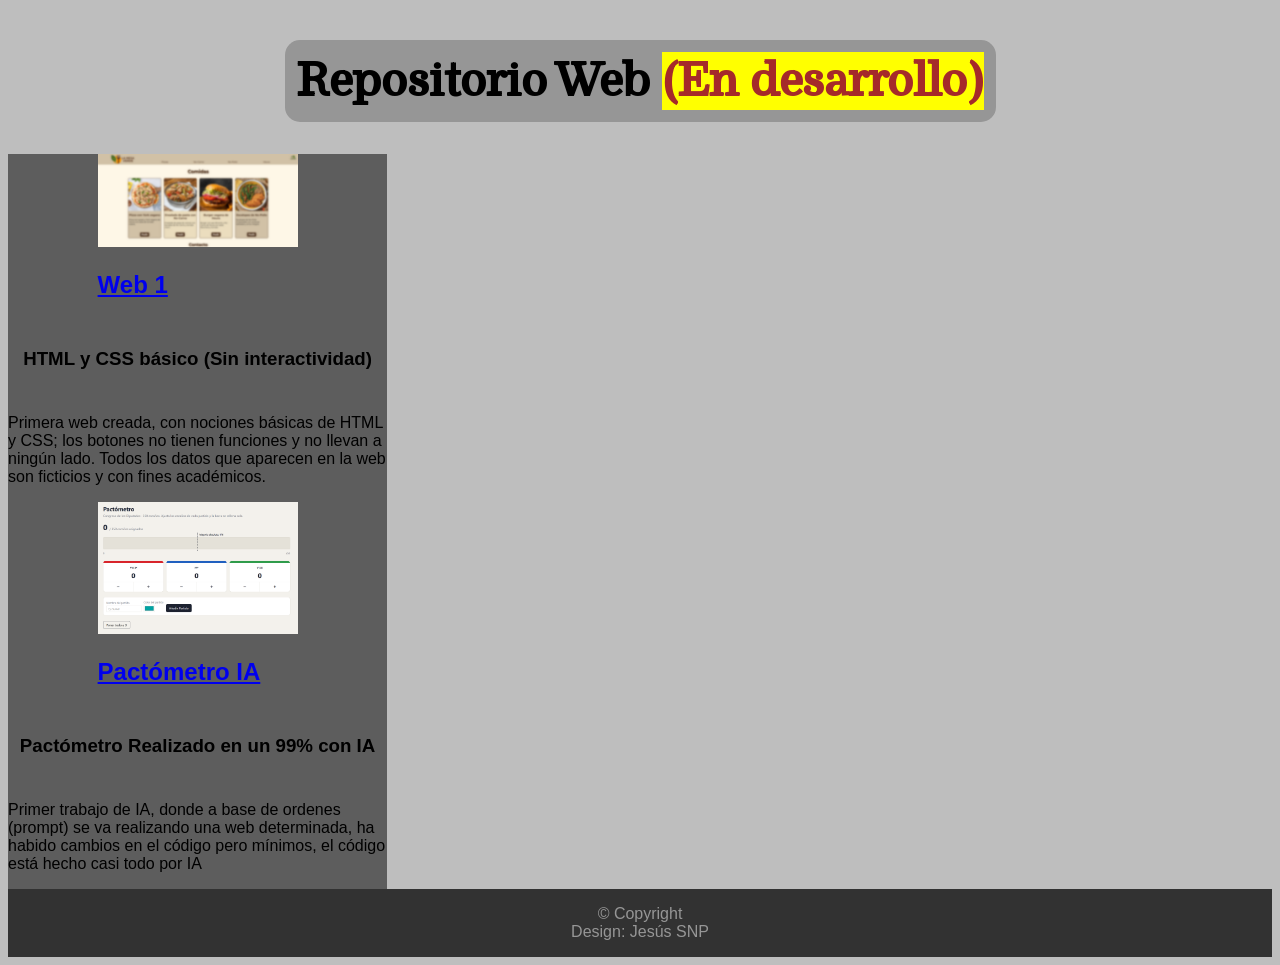
<file: index.html>
<!DOCTYPE html>
<html lang="en">
<head>
  <meta charset="UTF-8">
  <meta name="viewport" content="width=device-width, initial-scale=1.0">
  <link rel="stylesheet" href="main/estilos.css">
  <title>Repositorio Jesús SNP</title>
</head>
<body>

  <header>
    <h1> Repositorio Web <strong>(En desarrollo)</strong> </h1>
  </header>

  <main>
    <section class="tarjeta">
      <a href="web_1/index.html">
      <img src="main/img/web_1.PNG" alt="Imágen de la primera web" width="200" />
      <h2>Web 1</h2>
      </a>
      <h3>HTML y CSS básico (Sin interactividad)</h3>

      <p>Primera web creada, con nociones básicas de HTML y CSS; los botones no tienen funciones y no llevan a ningún lado. Todos los datos que aparecen en la web son ficticios y con fines académicos.</p>
    </section>

        <section class="tarjeta">
      <a href="pactometro.html">
      <img src="fotopactometro.png" alt="Imágen de la primera web" width="200" />
      <h2>Pactómetro IA</h2>
      </a>
      <h3>Pactómetro Realizado en un 99% con IA</h3>

      <p>Primer trabajo de IA, donde a base de ordenes (prompt) se va realizando una web determinada, ha habido cambios en el código pero mínimos, el código está hecho casi todo por IA</p>
    </section>

  </main>


  <footer>
    <p> &#169; Copyright <br> Design: Jesús SNP  </p>
  </footer>

</body>
</html>
</file>
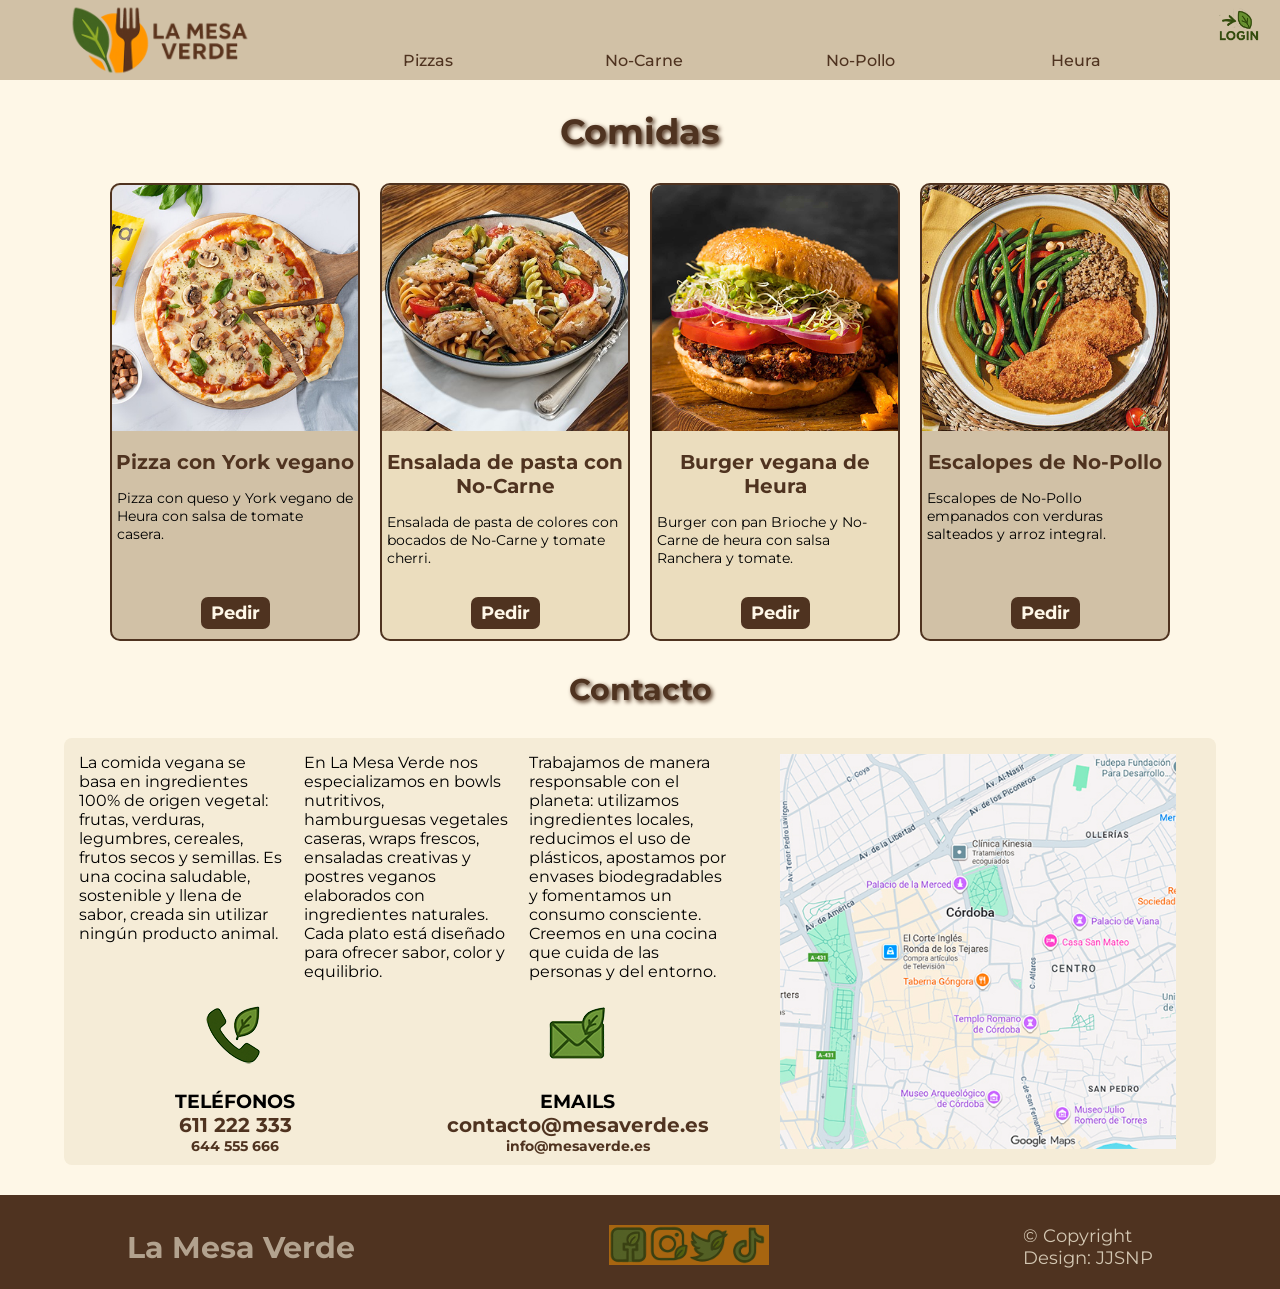
<file: web_1/index.html>
<!DOCTYPE html>
<html lang="es">
    <head>
        <title>La Mesa Verde</title>
        <meta charset="UTF-8">
        <meta name="viewport" content="width=device-width, initial-scale=1.0"> <!-- Esto se pone para poder escalarlo a versión móvil -->
        <link rel="stylesheet" href="estilos.css"> <!-- Para indicar donde está el archivo de estilos del CSS -->
        <link rel="icon" type="image/png" href="img/icono.png">
        <!-- Descarga de fuente de letra Montserrat en internet -->
        <link rel="preconnect" href="https://fonts.googleapis.com">
        <link rel="preconnect" href="https://fonts.gstatic.com" crossorigin>
        <link href="https://fonts.googleapis.com/css2?family=Montserrat:ital,wght@0,100..900;1,100..900&display=swap" rel="stylesheet">
    </head>

    <body>
        <header class="cabecera">
            <div class="cajalogo"><img class="logo" src="img/logo.png" alt="Logotipo de La Mesa Verde, donde aparece una hoja y un tenedor"></div>
            <div class="cajalogin"><img class="login" src="img/login.png" alt="Lugar donde se encuentra el login, aparece una flecha y una hoja"></div>
            <nav class="cajanavegacion">
                <ul class="listanav">
                    <li class="itemsnav"><a class="enlacenav" href="#"> Pizzas </a></li>
                    <li class="itemsnav"><a class="enlacenav" href="#"> No-Carne </a></li>
                    <li class="itemsnav"><a class="enlacenav" href="#"> No-Pollo </a></li>
                    <li class="itemsnav"><a class="enlacenav" href="#"> Heura </a></li>
                </ul>
            </nav>
        </header>
        <header class="menuhamburgesa"> <!-- Este apartado solo se verá en la versión para menos de 640px -->
            <img class="iconohamburgesa" src="img/menuhamburgesa.png" alt="Icono de Menú estilo hamburgesa">
            <img class="iconohamburgesa" src="img/logo.png" alt="Logotipo de La Mesa Verde, donde aparece una hoja y un tenedor">
        </header>

        <main>
            <section>
                <h1> Comidas </h1>
                <div class="cajatarjetascomidas">
                    <article class="tarjetascomidas">
                        <header class="cajacontenido">
                            <img class="platos" src="img/pizza.jpg" alt="Pizza con York vegano">
                            <h3>Pizza con York vegano</h3>
                            <p>Pizza con queso y York vegano de Heura con salsa de tomate casera.</P>
                        </header>
                        <footer class="cajaboton"><a class="boton" href="#"> Pedir </a></footer>
                    </article>
                    <article class="tarjetascomidas">
                        <header class="cajacontenido">
                            <img class="platos" src="img/pasta.jpg" alt="Ensalada de pasta con No-Carne">
                            <h3>Ensalada de pasta con No-Carne</h3>
                            <p>Ensalada de pasta de colores con bocados de No-Carne y tomate cherri.</P>
                        </header>
                            <footer class="cajaboton"><a class="boton" href="#"> Pedir </a></footer>
                    </article>
                    <article class="tarjetascomidas">
                        <header class="cajacontenido">
                            <img class="platos" src="img/burger.jpg"  alt="Burger vegana de Heura">
                            <h3>Burger vegana de Heura</h3>
                            <p>Burger con pan Brioche y No-Carne de heura con salsa Ranchera y tomate.</P>
                        </header>
                        <footer class="cajaboton"><a class="boton" href="#"> Pedir </a></footer>
                    </article>
                    <article class="tarjetascomidas">
                        <header class="cajacontenido">
                            <img class="platos" src="img/nopollo.jpg" alt="scalopes de No-Pollo">
                            <h3>Escalopes de No-Pollo</h3>
                            <p>Escalopes de No-Pollo empanados con verduras salteados y arroz integral.</P>
                        </header>
                        <footer class="cajaboton"><a class="boton" href="#"> Pedir </a></footer>
                    </article>
                </div>
            </section>

            <section>
                <h2> Contacto </h2>
                <article class="cajacontacto">
                    <div class="cajamapa">
                        <img class="mapa" src="img/mapa.jpg" alt="Mapa de la dirección del restaurante">
                    </div>
                    <header class="cajatexto">
                        <div class="contactotexto"><p>La comida vegana se basa en ingredientes 100% de origen vegetal: frutas, verduras, legumbres, cereales, frutos secos y semillas. Es una cocina saludable, sostenible y llena de sabor, creada sin utilizar ningún producto animal.</p></div>
                        <div class="contactotexto"><p>En La Mesa Verde nos especializamos en bowls nutritivos, hamburguesas vegetales caseras, wraps frescos, ensaladas creativas y postres veganos elaborados con ingredientes naturales. Cada plato está diseñado para ofrecer sabor, color y equilibrio.</p></div>
                        <div class="contactotexto"><p>Trabajamos de manera responsable con el planeta: utilizamos ingredientes locales, reducimos el uso de plásticos, apostamos por envases biodegradables y fomentamos un consumo consciente. Creemos en una cocina que cuida de las personas y del entorno.</p></div>
                    </header>
                    <footer class="cajainformacion">
                        <div class="cajatelefono">
                            <div class="contactotelefono">
                                <img class="logotelefono" src="img/logotelefono.png" alt="Logotipo de telefono">
                            </div>
                            <div class="contactotelefono">
                                <h3>TELÉFONOS</h3>
                                <h4 id="telefonoimportante">611 222 333</h4><h4>644 555 666</h4>
                            </div>
                        </div>
                        <div class="cajaemail">
                            <div class="contactoemail">
                                <img class="logoemail" src="img/logoemail.png" alt="Logotipo de email">
                            </div>
                            <div class="contactoemail">
                                <h3>EMAILS</h3>
                                <h4 id="emailimportante">contacto@mesaverde.es</h4><h4>info@mesaverde.es</h4>
                            </div>
                        </div>
                    </footer>
                </article>
            </section>
        </main>

        <footer class="piePagina">
            <h3 class="titulopie">La Mesa Verde</h3>
            <div class="redes">
                <a href="https://www.facebook.com/" target="_blank"><img class="logoredes" src="img/facebook.png" alt="Logotipo de Facebook"></a>
                <a href="https://www.instagram.com/?hl=es" target="_blank"><img class="logoredes" src="img/instagram.png" alt="Logotipo de Instagram"></a>
                <a href="https://x.com/?lang=es" target="_blank"><img class="logoredes" src="img/twitter.png" alt="Logotipo de Twitter"></a>
                <a href="https://www.tiktok.com/" target="_blank"><img class="logoredes" src="img/tiktok.png" alt="Logotipo de TikTok"></a>
            </div>
            <P class="copy">&#169; Copyright <br> Design: JJSNP</P> <!-- el código "&#169;" se usa para poner el logo de copyright -->
        </footer>
    </body>
</html>
</file>
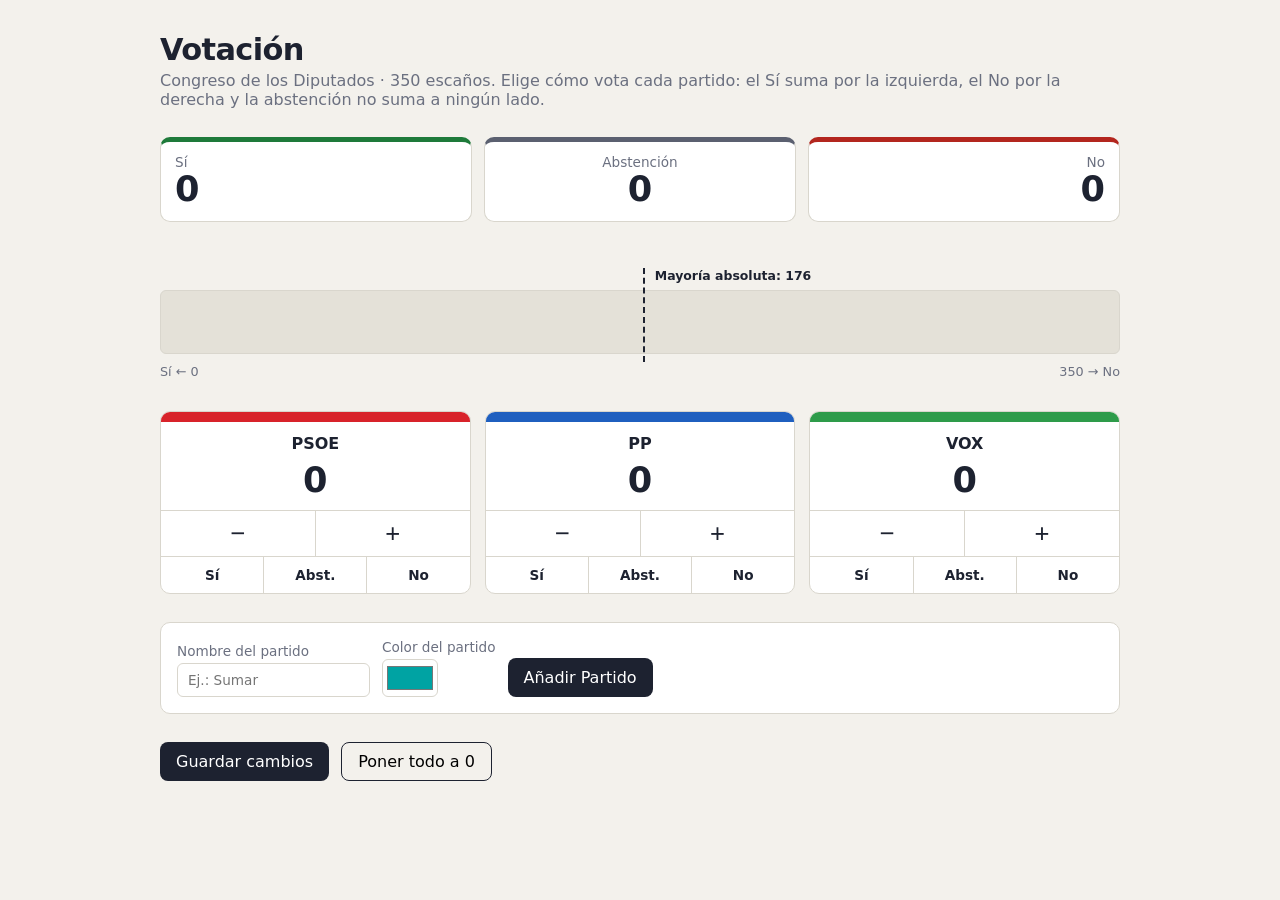
<file: pactometro.html>
<!DOCTYPE html>
<html lang="es">
<head>
<meta charset="UTF-8">
<meta name="viewport" content="width=device-width, initial-scale=1">
<title>Votación del Congreso</title>
<style>
  :root {
    --fondo: #f3f1ec; --papel: #ffffff; --tinta: #1d2230; --suave: #6b7080; --linea: #d9d6cd;
    --si: #1e7a3a; --no: #b3261e; --abs: #5b6070;
  }
  * { box-sizing: border-box; }
  body { margin: 0; background: var(--fondo); color: var(--tinta);
    font-family: "Segoe UI", system-ui, -apple-system, sans-serif; padding: 32px 16px 48px; }
  main { max-width: 960px; margin: 0 auto; }
  h1 { font-size: 1.9rem; margin: 0 0 4px; letter-spacing: -0.02em; }
  .sub { color: var(--suave); margin: 0 0 28px; }

  .marcador { display: grid; grid-template-columns: 1fr 1fr 1fr; gap: 12px; margin-bottom: 14px; }
  .caja { background: var(--papel); border: 1px solid var(--linea); border-radius: 10px; padding: 12px 14px; border-top-width: 5px; }
  .caja.si { border-top-color: var(--si); } .caja.abs { border-top-color: var(--abs); } .caja.no { border-top-color: var(--no); }
  .caja .t { font-size: .85rem; color: var(--suave); }
  .caja .n { font-size: 2.2rem; font-weight: 700; line-height: 1.1; }
  .caja.no { text-align: right; } .caja.abs { text-align: center; }
  #resultado { font-weight: 600; min-height: 1.5em; margin-bottom: 8px; }

  .barra-wrap { position: relative; padding-top: 22px; }
  .barra { display: flex; height: 64px; background: #e4e1d8; border-radius: 6px; overflow: hidden; border: 1px solid var(--linea); }
  .lado { display: flex; height: 100%; flex: 0 0 auto; width: 0; transition: width .25s ease; }
  .hueco { flex: 1; }
  .tramo { height: 100%; display: flex; align-items: center; justify-content: center;
    font-weight: 700; font-size: 1.05rem; overflow: hidden; min-width: 0; }
  .marca { position: absolute; top: 0; bottom: -8px; left: calc(176 / 350 * 100%);
    border-left: 2px dashed var(--tinta); pointer-events: none; }
  .marca span { position: absolute; top: 0; left: 6px; font-size: .78rem; white-space: nowrap;
    background: var(--fondo); padding: 0 4px; font-weight: 600; }
  .escala { display: flex; justify-content: space-between; font-size: .8rem; color: var(--suave); margin-top: 10px; }

  .panel { display: grid; grid-template-columns: repeat(auto-fit, minmax(150px, 1fr)); gap: 14px; margin-top: 32px; }
  .partido { position: relative; background: var(--papel); border: 1px solid var(--linea); border-radius: 10px;
    overflow: hidden; display: flex; flex-direction: column; }
  .partido .color { height: 10px; }
  .partido .nombre { text-align: center; font-weight: 600; padding: 12px 24px 0; overflow-wrap: anywhere; }
  .valor { width: 100%; border: 0; background: none; font: inherit; font-size: 2.2rem; font-weight: 700;
    padding: 6px 0 10px; color: var(--tinta); text-align: center; -moz-appearance: textfield; }
  .valor::-webkit-outer-spin-button, .valor::-webkit-inner-spin-button { -webkit-appearance: none; margin: 0; }
  .ctrl, .voto { display: flex; border-top: 1px solid var(--linea); }
  .ctrl button { flex: 1; border: 0; background: none; font-size: 1.6rem; padding: 8px 0; cursor: pointer; color: var(--tinta); }
  .ctrl button + button, .voto button + button { border-left: 1px solid var(--linea); }
  .ctrl button:hover { background: #efece4; }
  .voto button { flex: 1; border: 0; background: none; font: inherit; font-size: .85rem; font-weight: 600;
    padding: 10px 2px; cursor: pointer; color: var(--tinta); }
  .voto button:hover { background: #efece4; }
  .voto .si.on { background: var(--si); color: #fff; }
  .voto .no.on { background: var(--no); color: #fff; }
  .voto .abs.on { background: var(--abs); color: #fff; }
  button:focus-visible, .valor:focus-visible, input:focus-visible { outline: 3px solid #3b6fd4; outline-offset: -3px; }

  .quitar { position: absolute; top: 14px; right: 6px; width: 24px; height: 24px; border: 0; border-radius: 50%;
    background: none; color: var(--suave); font-size: 1.1rem; line-height: 1; cursor: pointer; }
  .quitar:hover { background: #efece4; color: var(--no); }

  .nuevo { margin-top: 28px; padding: 16px; background: var(--papel); border: 1px solid var(--linea);
    border-radius: 10px; display: flex; gap: 12px; align-items: end; flex-wrap: wrap; }
  .nuevo label { display: flex; flex-direction: column; gap: 4px; font-size: .85rem; color: var(--suave); }
  .nuevo input[type=text] { font: inherit; padding: 8px 10px; border: 1px solid var(--linea); border-radius: 6px; min-width: 180px; }
  .nuevo input[type=color] { width: 56px; height: 38px; padding: 2px; border: 1px solid var(--linea); border-radius: 6px; background: none; cursor: pointer; }
  .nuevo button, #guardar { border: 0; background: var(--tinta); color: #fff; padding: 10px 16px; border-radius: 8px; font: inherit; cursor: pointer; }
  .nuevo button:hover, #guardar:hover { opacity: .88; }

  .pie { margin-top: 28px; display: flex; gap: 12px; align-items: center; flex-wrap: wrap; }
  #reset { border: 1px solid var(--tinta); background: none; padding: 9px 16px; border-radius: 8px; font: inherit; cursor: pointer; }
  #reset:hover { background: var(--tinta); color: #fff; }
  #aviso { color: var(--no); font-size: .9rem; } #guardado { color: var(--si); font-size: .9rem; font-weight: 600; }
  @media (max-width: 520px) { .caja .n { font-size: 1.6rem; } }
  @media (prefers-reduced-motion: reduce) { .lado { transition: none; } }
</style>
</head>
<body>
<main>
  <h1>Votación</h1>
  <p class="sub">Congreso de los Diputados · 350 escaños. Elige cómo vota cada partido: el Sí suma por la izquierda, el No por la derecha y la abstención no suma a ningún lado.</p>

  <div class="marcador">
    <div class="caja si"><div class="t">Sí</div><div class="n" id="nSi">0</div></div>
    <div class="caja abs"><div class="t">Abstención</div><div class="n" id="nAbs">0</div></div>
    <div class="caja no"><div class="t">No</div><div class="n" id="nNo">0</div></div>
  </div>
  <div id="resultado" role="status"></div>

  <div class="barra-wrap">
    <div class="marca"><span>Mayoría absoluta: 176</span></div>
    <div class="barra" role="img" aria-label="Barra de votos">
      <div class="lado" id="ladoSi"></div>
      <div class="hueco"></div>
      <div class="lado" id="ladoNo"></div>
    </div>
  </div>
  <div class="escala"><span>Sí ← 0</span><span>350 → No</span></div>

  <div class="panel" id="panel"></div>

  <form class="nuevo" id="nuevo">
    <label>Nombre del partido
      <input type="text" id="nuevoNombre" placeholder="Ej.: Sumar" maxlength="20">
    </label>
    <label>Color del partido
      <input type="color" id="nuevoColor" value="#00a3a3">
    </label>
    <button type="submit">Añadir Partido</button>
  </form>

  <div class="pie">
    <button id="guardar" type="button">Guardar cambios</button>
    <button id="reset" type="button">Poner todo a 0</button>
    <span id="guardado" role="status"></span>
    <span id="aviso" role="status"></span>
  </div>
</main>

<script>
  const TOTAL = 350, MAYORIA = 176, CLAVE = "votacion-v1";

  // voto: "si" | "no" | "abs" | null (sin votar)
  const partidos = [
    { nombre: "PSOE", color: "#d8232a", valor: 0, voto: null },
    { nombre: "PP",   color: "#1f5fbf", valor: 0, voto: null },
    { nombre: "VOX",  color: "#2e9b4a", valor: 0, voto: null }
  ];

  const $ = id => document.getElementById(id);
  const panel = $("panel"), aviso = $("aviso");

  const suma = () => partidos.reduce((a, p) => a + p.valor, 0);
  const textoPara = hex => {
    const n = parseInt(hex.slice(1), 16);
    return (0.299 * (n >> 16) + 0.587 * ((n >> 8) & 255) + 0.114 * (n & 255)) > 150 ? "#222" : "#fff";
  };

  function crearPartido(p) {
    const card = document.createElement("div");
    card.className = "partido";
    card.innerHTML = `
      <div class="color"></div>
      <div class="nombre"></div>
      <input class="valor" type="number" min="0" max="${TOTAL}" value="0">
      <div class="ctrl">
        <button type="button" class="menos">−</button>
        <button type="button" class="mas">+</button>
      </div>
      <div class="voto">
        <button type="button" class="si">Sí</button>
        <button type="button" class="abs">Abst.</button>
        <button type="button" class="no">No</button>
      </div>`;
    card.querySelector(".color").style.background = p.color;
    card.querySelector(".nombre").textContent = p.nombre;
    p.inputEl = card.querySelector(".valor");
    p.inputEl.setAttribute("aria-label", "Escaños " + p.nombre);
    card.querySelector(".menos").setAttribute("aria-label", "Restar uno a " + p.nombre);
    card.querySelector(".mas").setAttribute("aria-label", "Sumar uno a " + p.nombre);
    card.querySelector(".menos").addEventListener("click", () => cambiar(p, p.valor - 1));
    card.querySelector(".mas").addEventListener("click", () => cambiar(p, p.valor + 1));
    p.inputEl.addEventListener("change", () => cambiar(p, parseInt(p.inputEl.value, 10) || 0));
    p.botones = {};
    ["si", "abs", "no"].forEach(v => {
      const b = card.querySelector("." + v);
      p.botones[v] = b;
      b.addEventListener("click", () => { p.voto = (p.voto === v) ? null : v; pintar(); });
    });
    if (p.custom) {
      const x = document.createElement("button");
      x.type = "button"; x.className = "quitar"; x.textContent = "×";
      x.setAttribute("aria-label", "Eliminar " + p.nombre);
      x.addEventListener("click", () => {
        partidos.splice(partidos.indexOf(p), 1);
        card.remove(); aviso.textContent = ""; pintar();
      });
      card.appendChild(x);
    }
    p.cardEl = card;
    panel.appendChild(card);
  }

  function cambiar(p, nuevo) {
    aviso.textContent = "";
    nuevo = Math.max(0, Math.min(TOTAL, nuevo));
    const otros = suma() - p.valor;
    if (otros + nuevo > TOTAL) { nuevo = TOTAL - otros; aviso.textContent = "No se pueden superar los 350 escaños en total."; }
    p.valor = nuevo;
    pintar();
  }

  function tramo(p) {
    const t = document.createElement("div");
    t.className = "tramo";
    t.style.background = p.color;
    t.style.color = textoPara(p.color);
    t.style.flex = p.valor + " 1 0%";
    t.textContent = p.valor;
    t.title = p.nombre;
    return t;
  }

  function pintar() {
    let si = 0, no = 0, abs = 0;
    $("ladoSi").innerHTML = ""; $("ladoNo").innerHTML = "";
    partidos.forEach(p => {
      p.inputEl.value = p.valor;
      ["si", "abs", "no"].forEach(v => {
        p.botones[v].classList.toggle("on", p.voto === v);
        p.botones[v].setAttribute("aria-pressed", p.voto === v);
      });
      if (p.valor === 0) return;
      if (p.voto === "si") { si += p.valor; $("ladoSi").appendChild(tramo(p)); }
      else if (p.voto === "no") { no += p.valor; $("ladoNo").appendChild(tramo(p)); }
      else if (p.voto === "abs") abs += p.valor;
    });
    $("ladoSi").style.width = (si / TOTAL * 100) + "%";
    $("ladoNo").style.width = (no / TOTAL * 100) + "%";
    $("nSi").textContent = si; $("nNo").textContent = no; $("nAbs").textContent = abs;
    let r = "";
    if (si + no + abs > 0) {
      if (si > no) r = "Gana el Sí por mayoría simple (" + si + " frente a " + no + ")" + (si >= MAYORIA ? ", con mayoría absoluta." : ".");
      else if (no > si) r = "Gana el No (" + no + " frente a " + si + ")" + (no >= MAYORIA ? ", con mayoría absoluta." : ".");
      else r = "Empate a " + si + " votos.";
    }
    $("resultado").textContent = r;
  }

  // Añadir partidos
  $("nuevo").addEventListener("submit", e => {
    e.preventDefault();
    const nombre = $("nuevoNombre").value.trim() || "Partido " + (partidos.length + 1);
    const p = { nombre, color: $("nuevoColor").value, valor: 0, voto: null, custom: true };
    partidos.push(p); crearPartido(p);
    $("nuevoNombre").value = ""; aviso.textContent = ""; pintar();
  });

  // Guardar y cargar (en este navegador)
  $("guardar").addEventListener("click", () => {
    const datos = partidos.map(p => ({ nombre: p.nombre, color: p.color, valor: p.valor, voto: p.voto, custom: !!p.custom }));
    const g = $("guardado");
    try { localStorage.setItem(CLAVE, JSON.stringify(datos)); g.style.color = ""; g.textContent = "Cambios guardados"; }
    catch (e) { g.style.color = "#b3261e"; g.textContent = "No se pudo guardar en este navegador"; }
    setTimeout(() => g.textContent = "", 2500);
  });

  $("reset").addEventListener("click", () => {
    partidos.forEach(p => { p.valor = 0; p.voto = null; });
    aviso.textContent = ""; pintar();
  });

  function cargar() {
    let datos;
    try { datos = JSON.parse(localStorage.getItem(CLAVE)); } catch (e) { return false; }
    if (!Array.isArray(datos) || !datos.length) return false;
    partidos.length = 0;
    let usados = 0;
    datos.forEach(d => {
      if (typeof d.nombre !== "string" || !/^#[0-9a-fA-F]{6}$/.test(d.color)) return;
      const v = Math.max(0, Math.min(TOTAL - usados, parseInt(d.valor, 10) || 0));
      usados += v;
      partidos.push({ nombre: d.nombre, color: d.color, valor: v,
        voto: ["si", "no", "abs"].includes(d.voto) ? d.voto : null, custom: !!d.custom });
    });
    return true;
  }

  cargar();
  partidos.forEach(crearPartido);
  pintar();
</script>
</body>
</html>
</file>
<file: main/estilos.css>
@font-face {
  font-family: "RymanEco";
  font-display: swap;
  src:
    url("RymanEco.woff2") format("woff2"),
    url("RymanEco_2.woff") format("woff"),
    url("RymanEco_3.otf") format("truetype");
}

:root {
  background-color: rgb(190, 190, 190);
  font-family: sans-serif;
}

header {
    display: flex;
    justify-content: center;
    align-items: center;
}

h1 {
  font-family: "RymanEco", sans-serif;
  font-size: 3em;
  padding: 0.25em;
  border-radius: 15px;
  text-align: center;
  background-color: rgb(150, 150, 150);
}

h1 strong {
  background-color: yellow;
  color: brown;
}

section {
    display: flex;
    width: 30%;
    flex-direction: column;
    gap: 10px;
    justify-content: center;
    align-items: center;
    background-color: rgb(93, 93, 93);
}
}

a {
    display: flex;
    width: 30%;
    flex-direction: column;
    justify-content: center;
    align-items: center;
}




footer {
    display: flex;
    justify-content: center;
    align-items: center;
    background-color: rgb(50, 50, 50);
}

footer p {
  color: rgb(150, 150, 150);
  text-align: center;
}

}
</file>
<file: web_1/estilos.css>
* { /* El reseteo que se hace para que al añadir un borde no aumente de tamaño ni tenga margen */
    box-sizing: border-box;
    margin: 0px;
} 

body {
    background-color: #fef7e7;
    font-family: "Montserrat", "Open Sans Regular", Arial; /* Montserrat es la fuente descargada de internet y Open Sans es la de forma local*/
}

/* --CABECERA-- */

.cabecera { /* vamos a crear una caja donde introducir todos los componentes de la cabecera */
    margin: 0px;
    background-color: #d1c1a6;
    display: grid; /* Es el display usado para hacer cajas bidimensionales */ 
    grid-template-columns: 1fr 3fr; /* Aquí se está indicando que queremos dos columnas de proporción 1/4 y otra de 3/4 */
    grid-template-rows: 40px 40px; /*Aquí se está indicando que queremos dos filas de 40px cada una */
    align-content: center;
}

.cajalogo { 
    grid-row: 1/3; /* Aquí se está indicando que queremos que la caja logo acupe la columa 1 del grid */
    justify-self: center;
    align-self: center;
    background-color: #d1c1a6;
    display: flex; /* es el display usado para hacer cajas unidimensionales */ 
    justify-content: center;
}

.logo {
    width: 190px;
}

.cajalogin {
    justify-self: end;
    align-self: center;
    background-color: #d1c1a6;
    display: flex;
    justify-content: end;
}

.login {
    width: 25%;
    margin-top: 10px;
    margin-right: 20px;
    
}

.login:hover { /* Aquí se está indicando que hacer cuado se pase el ratón por encima */
    opacity: .4;
}

.cajanavegacion {
    justify-self: center;
    align-self: center;
    background-color: #d1c1a6;
    width: 100%;
    display: flex;
}

.listanav {
    width: 90%;
    display: flex;
    flex-direction: row; /* Aquí se está indicando que queremos que la dirección de los componentes sea de la dirección de escritura */
    justify-content: center;
    align-items: center;
    list-style-type: none;
    padding: 0;
}

.itemsnav {
    width: 100%;
    text-align: center;
}

 .enlacenav {
    text-decoration: none;
    color: #4f3320;
    font-size: 16px;
    font-weight: 500;
}

.enlacenav:hover {
    color: #4f3320;
    font-weight: bold;
}

.menuhamburgesa { /* esto se usa para no mostrar la caja menuhamburgesa por pantalla */
    display: none;
}

/* -- CONTENIDO DE LA PÁGINA--  */

/* --COMIDAS-- */

h1 { 
    font-size: 35px;
    color: #4f3320;
    text-shadow: 2px 2px 4px #4f3320; /* Aquí se está indicando que queremos ponerle una sombra al título comidas */
    text-align: center;
    margin: 30px 0;
}

.cajatarjetascomidas { /*Haremos una caja donde contendrá todas las tarjetas */
    width: 100%;
    display: flex;
    flex-direction: row;
    justify-content: center;
    gap: 20px;
    padding-left: 15px;
    padding-right: 15px;
}

.tarjetascomidas { /* cada tarjeta irá en una caja donde podremos todos los elementos de la tarjeta*/
    width: 100%;
    max-width: 250px;
    display: flex;
    flex-direction: column;
    align-items: center;
    border-radius: 10px;
    border: 2px solid #4f3320;
}

.tarjetascomidas:first-child, .tarjetascomidas:last-child { /* Aquí se está indicando que queremos darle estilo al primer y último hijo de tarjetascomidas */
    background-color: #d1c1a6;
}

.tarjetascomidas:nth-child(2), .tarjetascomidas:nth-child(3) {  /* Aquí se está indicando que queremos darle estilo al segundo y tercer hijo de tarjetascomidas */
    background-color: #ebddbe; 
}

.cajacontenido { /* añadiremos estilo al contenido de la tarjeta */
    width: 100%;
    align-self: center;
    justify-content: center; 
    flex: 1 1 auto; /* Aquí se está indicando que queremos que se agrande y se achique de forma proporcional */
}

.platos {
    width: 100%;
    border-top-left-radius: 9px;
    border-top-right-radius: 9px; 
}

.cajacontenido h3 { /* Aquí se está indicando que queremos darle estilo al h3 que esté dentro de cajacontenido */
    font-size: 20px;
    color: #4f3320;
    text-align: center;
    margin: 15px 0;
}

.cajacontenido p {
    font-size: 14px;
    margin: 10px 5px;
}

.cajaboton {
    margin: 25px 0 15px 0;
}

.boton {
    text-decoration: none;
    font-size: 18px;
    background-color: #4f3320;
    color: #fef7e7;
    font-weight: 700;
    padding: 5px 10px;
    border-radius: 7px;
}

.boton:hover {
    text-decoration: none;
    font-size: 18px;
    color: #4f3320;
    background-color: #fef7e7;
    font-weight: 700;
    padding: 5px 10px;
    border-radius: 10px;
    outline: 3px solid #4f3320;
}

/* -- CONTACTOS -- */

h2 {
    font-size: 30px;
    color: #4f3320;
    text-align: center;
    margin: 30px 0;
    text-shadow: 2px 2px 4px #4f3320;
}    

.cajacontacto {
    width: 90%;
    background-color: #f5ecd7;
    margin: auto;
    padding: 10px 10px 10px 0;
    display: grid;
    grid-template-columns: 3fr 2fr;
    grid-template-rows: auto auto;
    align-content: center;
    border-radius: 8px;
}

.cajamapa {
    grid-area: 1/2/3/3; /* Aquí se está indicando que queremos que el mapa acupe tanto la segunda "celda" de arriba como la segunda de abajo */
    justify-self: center;
    align-self: center;
    display: flex;
    justify-content: center;
}

.mapa {
    width: 99%;
    max-width: 400px;
}

.cajatexto {
    display: flex;
    flex-direction: row;
    justify-content: space-evenly;
}

.contactotexto {
    width: 30%;
    margin: 5px;
    align-self: baseline;
}

.cajainformacion {
    width: 100%;
    display: flex;
    flex-direction: row;
    justify-content: center;
}

.cajatelefono, .cajaemail { /* Aquí se está indicando que queremos darle estilo a dos caja (clasese) a la vez */
    width: 100%;
    display: flex;
    flex-direction: column;
    justify-content: center;
    align-content: center;
}

.contactotelefono, .contactoemail {
    margin: auto;
    text-align: center;
}

.logotelefono, .logoemail {
    width: 100%;
}

#telefonoimportante, #emailimportante { /* con "#" en lugar de llamar al componenete por la clase se está llamando por la id */
    font-size: 20px;
    font-weight: bold;
    color: #4f3320;
    text-align: center;
}

h4 {
    font-size: 14px;
    color: #4f3320;
    text-align: center;
}

/* -- PIE DE PÁGINA -- */

.piePagina {
    background-color: #4f3320; 
    display: flex;
    flex-direction: row;
    justify-content: space-around;
    align-items: center;
    margin-top: 30px;
    padding: 30px 0 20px 0;
}

.titulopie {
    color: #f5ecd7;
    font-size: 30px;
    opacity: .6; /* Aquí se está indicando que queremos que el elemento tenga una opacidad de un 60% */
}

.redes {
    display: flex;
    flex-direction: row;
    justify-content: center;
    align-items: center;
}

.logoredes {
    width: 40px;
    opacity: .5;
}

.copy {
    color: #f5ecd7;
    font-size: 18px;
    opacity: .8;  
}

.titulopie:hover, .logoredes:hover, .copy:hover {
    opacity: 1; /* Aquí se está indicando que no queremos que tenga la opacidad que se le ha dado anteriormente */
}
/* Versión para pantallas menores a 620Px de width */ 

@media screen and (max-width:620px) { /* Es necesario hacer un media queries para indicar cuando va a cambiar de estilo */
    .cabecera {
        display: none; /* esto se usa para no mostrar la caja cabecera por pantalla */
    }
    
    .menuhamburgesa {
        width: 100%;
        margin: 0px;
        background-color: #d1c1a6;
        display: flex;
        flex-direction: row;
        align-items: baseline;
    }
    
    .iconohamburgesa {
        align-self: center;
        width: 75%;
    }
    
    .tarjetascomidas:nth-child(odd) { /* "odd" se usa para indicar a las tarjetas pares */
        display: none;
    }
    
    .cajatarjetascomidas {
        flex-direction: column;
        align-items: center;
    }
    
    .cajamapa {
        display: none;
    }
    
    .cajacontacto {
        grid-template-columns: 1fr;
        grid-template-rows: auto auto;
    }
    
    .cajainformacion {
        flex-direction: column;
        align-items: center; 
    }
    
    .titulopie {
        display: none;
    }
    
    .copy {
        display: none;
    }
    
    .redes {
        display: grid;
        grid-template-columns: 1fr 1fr;
        grid-template-rows: 1fr 1fr;   
    }
    
    .logoredes {
        border-radius: 50%;
    }  
}
</file>
